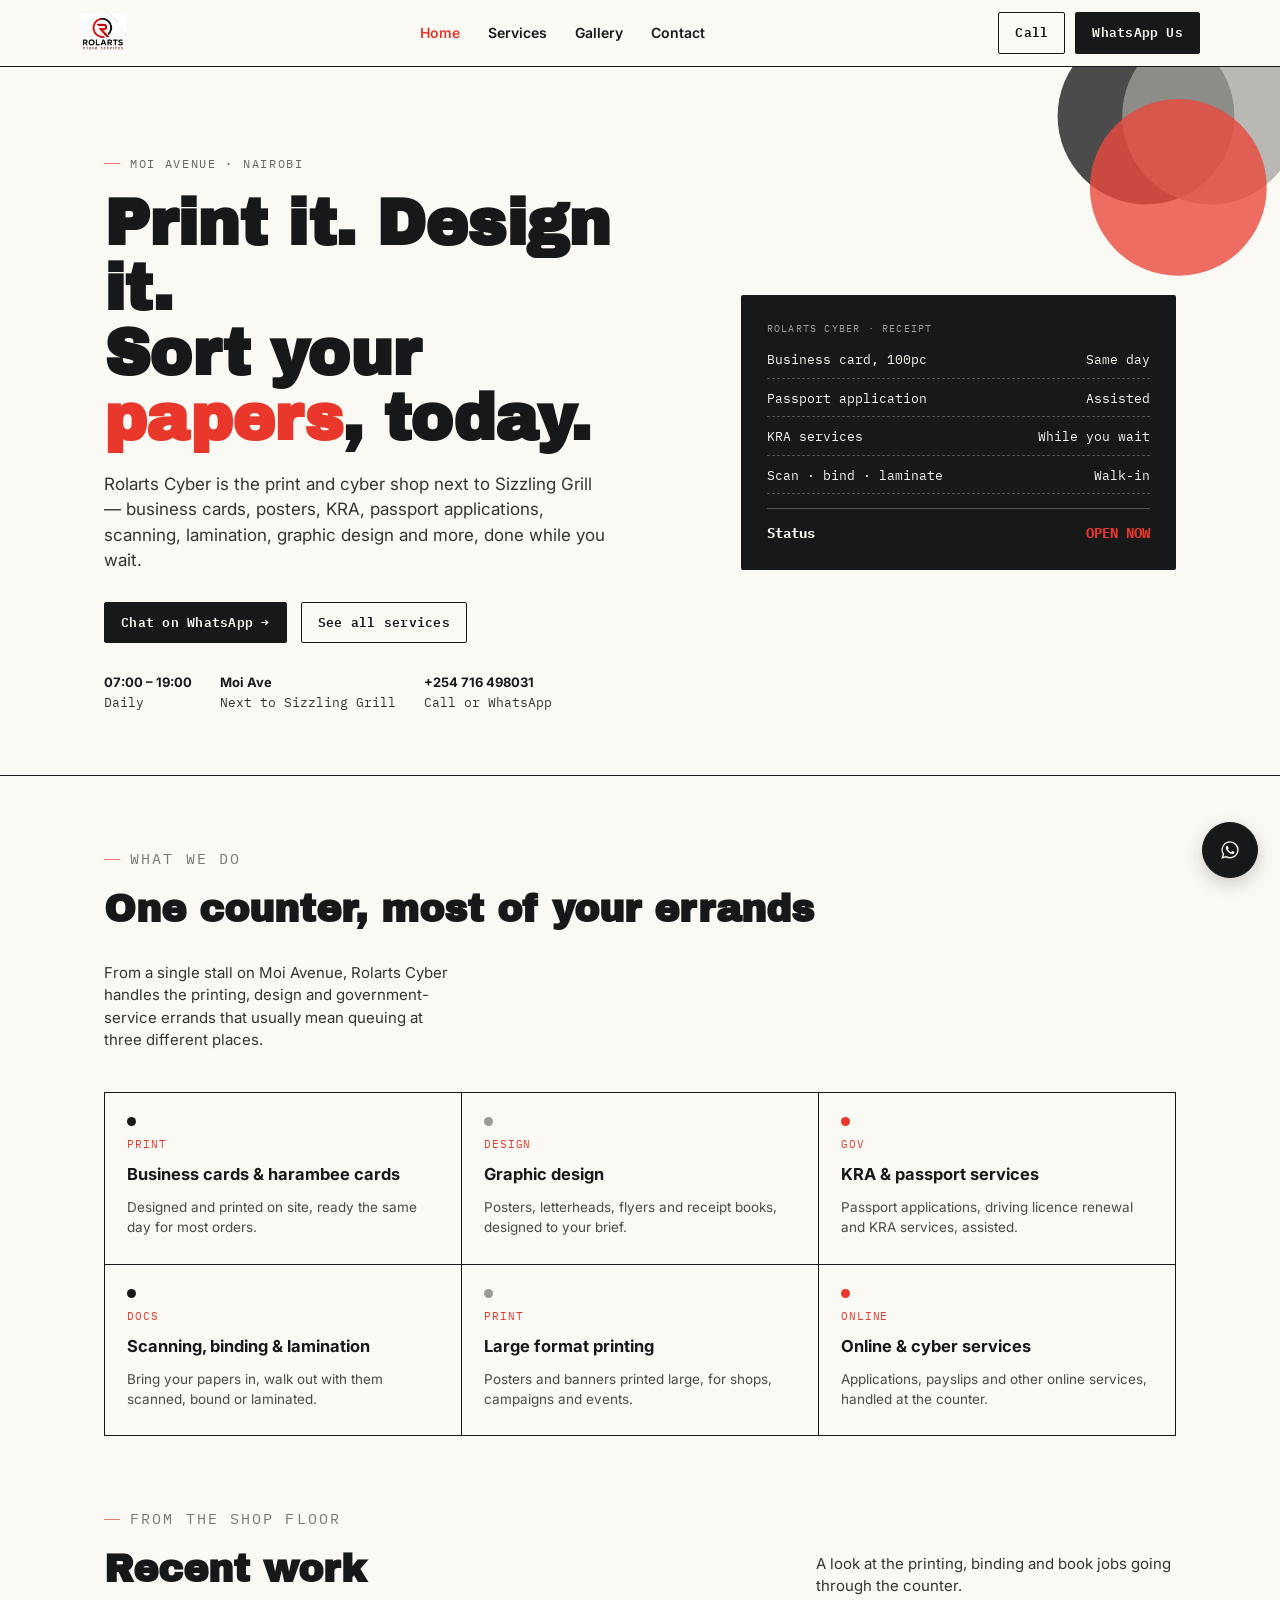
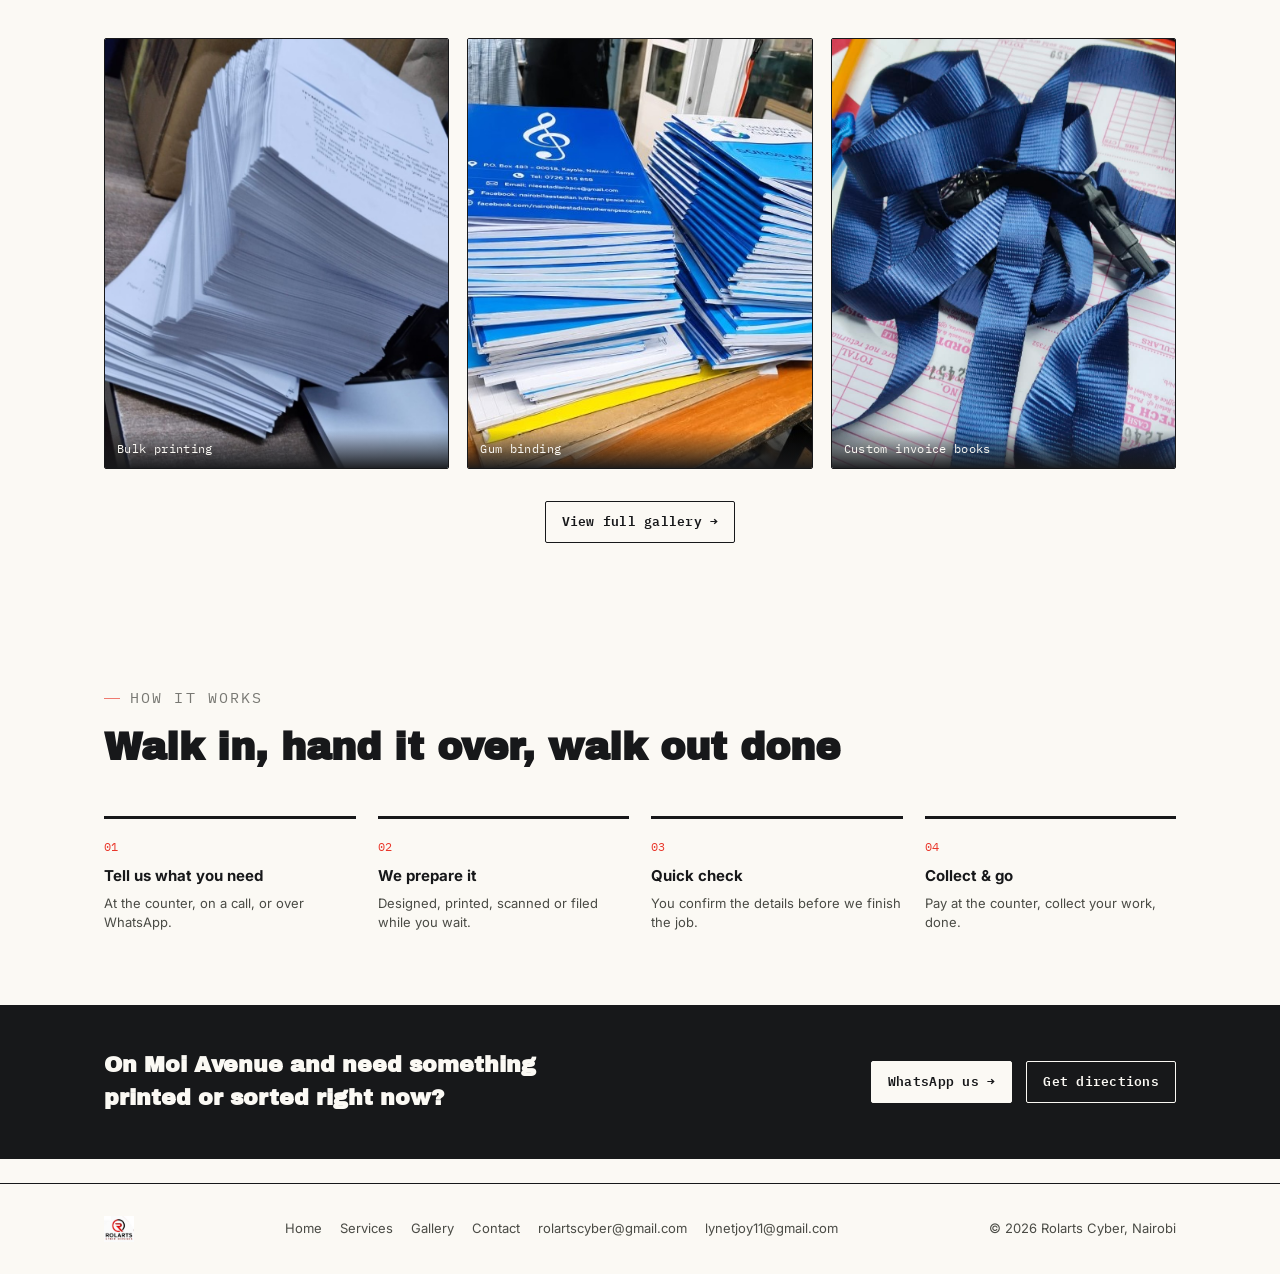
<file: index.html>
<!DOCTYPE html>
<html lang="en">
<head>
<meta charset="UTF-8">
<meta name="viewport" content="width=device-width, initial-scale=1.0">
<title>Rolarts Cyber — Printing, Design &amp; Cyber Services, Moi Avenue Nairobi</title>
<meta name="description" content="Rolarts Cyber on Moi Avenue, Nairobi: business cards, posters, KRA services, scanning, lamination, graphic design and more. Call or WhatsApp +254 716 498031.">
<link rel="icon" href="assets/logo.png">
<link rel="preconnect" href="https://fonts.googleapis.com">
<link href="https://fonts.googleapis.com/css2?family=Archivo+Black&family=IBM+Plex+Mono:wght@400;600&family=Inter:wght@400;500;600;700&display=swap" rel="stylesheet">
<link rel="stylesheet" href="style.css">
</head>
<body>

<header class="site">
  <div class="container nav-row">
    <a href="index.html" class="brand"><img src="assets/logo.png" alt="Rolarts Cyber logo"> </a>
    <nav class="links">
      <a href="index.html" class="active">Home</a>
      <a href="services.html">Services</a>
      <a href="gallery.html">Gallery</a>
      <a href="contact.html">Contact</a>
    </nav>
    <div class="nav-cta">
      <a class="btn btn-outline" href="tel:+254716498031">Call</a>
      <a class="btn btn-primary" href="https://wa.me/254716498031" target="_blank" rel="noopener"><span class="long">WhatsApp</span> Us</a>
    </div>
    <button class="menu-toggle">MENU</button>
  </div>
</header>

<section class="hero">
  <svg class="hero-dots" viewBox="0 0 200 200" aria-hidden="true">
    <circle cx="80" cy="70" r="52" fill="#17181A" opacity="0.85"/>
    <circle cx="118" cy="70" r="52" fill="#9A9B95" opacity="0.75"/>
    <circle cx="99" cy="112" r="52" fill="#E9372B" opacity="0.8"/>
  </svg>
  <div class="container hero-inner">
    <div>
      <p class="eyebrow">Moi Avenue · Nairobi</p>
      <h1>Print it. Design it.<br>Sort your <span class="accent">papers</span>, today.</h1>
      <p class="lede">Rolarts Cyber is the print and cyber shop next to Sizzling Grill — business cards, posters, KRA, passport applications, scanning, lamination, graphic design and more, done while you wait.</p>
      <div class="hero-actions">
        <a class="btn btn-primary" href="https://wa.me/254716498031" target="_blank" rel="noopener">Chat on WhatsApp →</a>
        <a class="btn btn-outline" href="services.html">See all services</a>
      </div>
      <div class="hero-meta">
        <div><strong>07:00 – 19:00</strong>Daily</div>
        <div><strong>Moi Ave</strong>Next to Sizzling Grill</div>
        <div><strong>+254 716 498031</strong>Call or WhatsApp</div>
      </div>
    </div>
    <div class="hero-card reveal">
      <ul>
        <li><span>Business card, 100pc</span><span>Same day</span></li>
        <li><span>Passport application</span><span>Assisted</span></li>
        <li><span>KRA services</span><span>While you wait</span></li>
        <li><span>Scan · bind · laminate</span><span>Walk-in</span></li>
      </ul>
      <div class="total"><span>Status</span><span>OPEN NOW</span></div>
    </div>
  </div>
</section>

<section>
  <div class="container">
    <div class="section-head reveal">
      <div>
        <p class="eyebrow">What we do</p>
        <h2>One counter, most of your errands</h2>
      </div>
      <p>From a single stall on Moi Avenue, Rolarts Cyber handles the printing, design and government-service errands that usually mean queuing at three different places.</p>
    </div>

    <div class="svc-grid reveal">
      <div class="svc-card">
        <span class="svc-dot dot-yellow"></span>
        <span class="svc-tag">PRINT</span>
        <h3>Business cards &amp; harambee cards</h3>
        <p>Designed and printed on site, ready the same day for most orders.</p>
      </div>
      <div class="svc-card">
        <span class="svc-dot dot-teal"></span>
        <span class="svc-tag">DESIGN</span>
        <h3>Graphic design</h3>
        <p>Posters, letterheads, flyers and receipt books, designed to your brief.</p>
      </div>
      <div class="svc-card">
        <span class="svc-dot dot-red"></span>
        <span class="svc-tag">GOV</span>
        <h3>KRA &amp; passport services</h3>
        <p>Passport applications, driving licence renewal and KRA services, assisted.</p>
      </div>
      <div class="svc-card">
        <span class="svc-dot dot-yellow"></span>
        <span class="svc-tag">DOCS</span>
        <h3>Scanning, binding &amp; lamination</h3>
        <p>Bring your papers in, walk out with them scanned, bound or laminated.</p>
      </div>
      <div class="svc-card">
        <span class="svc-dot dot-teal"></span>
        <span class="svc-tag">PRINT</span>
        <h3>Large format printing</h3>
        <p>Posters and banners printed large, for shops, campaigns and events.</p>
      </div>
      <div class="svc-card">
        <span class="svc-dot dot-red"></span>
        <span class="svc-tag">ONLINE</span>
        <h3>Online &amp; cyber services</h3>
        <p>Applications, payslips and other online services, handled at the counter.</p>
      </div>
    </div>
  </div>
</section>

<section style="padding-top:0;">
  <div class="container">
    <div class="section-head reveal">
      <div>
        <p class="eyebrow">From the shop floor</p>
        <h2>Recent work</h2>
      </div>
      <p>A look at the printing, binding and book jobs going through the counter.</p>
    </div>
    <div class="gallery-grid reveal">
      <div class="gallery-item">
        <img src="assets/gallery/bulk-printing.jpg" alt="Stack of bulk printed hymn booklets at Rolarts Cyber">
        <span class="gallery-cap">Bulk printing</span>
      </div>
      <div class="gallery-item">
        <img src="assets/gallery/perfect-gum-binding.jpg" alt="Stack of blue gum bound booklets ready for collection">
        <span class="gallery-cap">Gum binding</span>
      </div>
      <div class="gallery-item">
        <img src="assets/gallery/otas-invoice-book-1.jpg" alt="Custom printed invoice book for a construction company client">
        <span class="gallery-cap">Custom invoice books</span>
      </div>
    </div>
    <div style="text-align:center; margin-top:32px;">
      <a class="btn btn-outline" href="gallery.html">View full gallery →</a>
    </div>
  </div>
</section>

<section>
  <div class="container">
    <div class="section-head reveal">
      <div>
        <p class="eyebrow">How it works</p>
        <h2>Walk in, hand it over, walk out done</h2>
      </div>
    </div>
    <div class="steps reveal">
      <div class="step">
        <span class="num">01</span>
        <h4>Tell us what you need</h4>
        <p>At the counter, on a call, or over WhatsApp.</p>
      </div>
      <div class="step">
        <span class="num">02</span>
        <h4>We prepare it</h4>
        <p>Designed, printed, scanned or filed while you wait.</p>
      </div>
      <div class="step">
        <span class="num">03</span>
        <h4>Quick check</h4>
        <p>You confirm the details before we finish the job.</p>
      </div>
      <div class="step">
        <span class="num">04</span>
        <h4>Collect &amp; go</h4>
        <p>Pay at the counter, collect your work, done.</p>
      </div>
    </div>
  </div>
</section>

<div class="band reveal">
  <div class="container band-row">
    <h3>On Moi Avenue and need something printed or sorted right now?</h3>
    <div class="hero-actions" style="margin:0;">
      <a class="btn btn-primary" href="https://wa.me/254716498031" target="_blank" rel="noopener">WhatsApp us →</a>
      <a class="btn btn-outline" style="border-color:#FBF9F4; color:#FBF9F4;" href="contact.html">Get directions</a>
    </div>
  </div>
</div>

<footer>
  <div class="container footer-row">
    <span class="brand"><img src="assets/logo.png" alt="Rolarts Cyber" style="height:26px;"> </span>
    <div class="footer-links">
      <a href="index.html">Home</a>
      <a href="services.html">Services</a>
      <a href="gallery.html">Gallery</a>
      <a href="contact.html">Contact</a>
      <a href="mailto:rolartscyber@gmail.com">rolartscyber@gmail.com</a>
      <a href="mailto:lynetjoy11@gmail.com">lynetjoy11@gmail.com</a>
    </div>
    <span>&copy; 2026 Rolarts Cyber, Nairobi</span>
  </div>
</footer>

<a class="wa-float" href="https://wa.me/254716498031" target="_blank" rel="noopener" aria-label="Chat on WhatsApp">
  <svg width="26" height="26" viewBox="0 0 24 24" fill="none" xmlns="http://www.w3.org/2000/svg"><path d="M17.6 6.32A7.85 7.85 0 0 0 12.05 4a7.94 7.94 0 0 0-6.87 11.88L4 20l4.24-1.11a7.9 7.9 0 0 0 3.8.97h.003A7.94 7.94 0 0 0 20 12.06a7.86 7.86 0 0 0-2.4-5.74Zm-5.55 12.2a6.6 6.6 0 0 1-3.36-.92l-.24-.14-2.5.66.67-2.44-.16-.25a6.59 6.59 0 0 1 10.31-8.15 6.55 6.55 0 0 1 1.94 4.68 6.61 6.61 0 0 1-6.66 6.56Zm3.6-4.93c-.2-.1-1.17-.58-1.35-.64-.18-.07-.31-.1-.44.1-.13.19-.5.64-.62.78-.11.13-.23.15-.42.05-.2-.1-.83-.31-1.58-.98a5.9 5.9 0 0 1-1.1-1.36c-.11-.2 0-.3.09-.4.09-.1.2-.23.3-.35.1-.11.13-.2.2-.32.06-.13.03-.24-.02-.34-.05-.1-.44-1.06-.6-1.45-.16-.38-.32-.33-.44-.33h-.38c-.13 0-.34.05-.52.24-.18.19-.68.66-.68 1.62 0 .95.7 1.87.8 2 .1.13 1.37 2.1 3.33 2.94.46.2.83.32 1.11.41.47.15.9.13 1.24.08.38-.06 1.17-.48 1.33-.94.17-.46.17-.85.12-.94-.05-.09-.18-.14-.38-.24Z" fill="currentColor"/></svg>
</a>

<script src="script.js"></script>
</body>
</html>
</file>
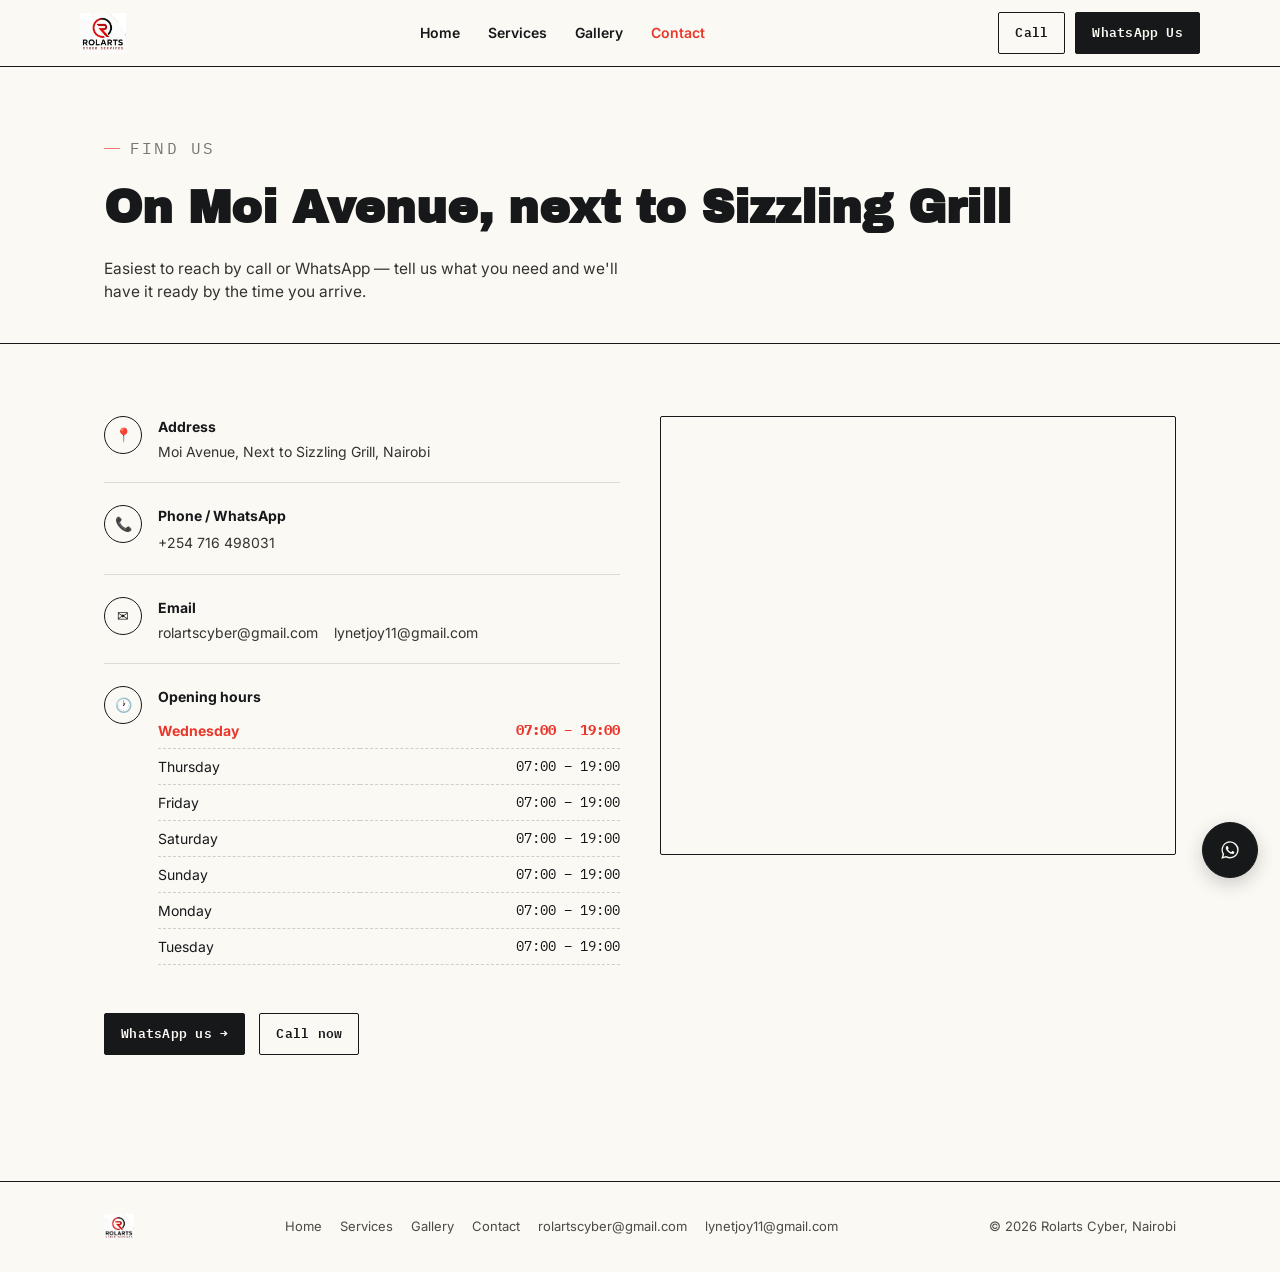
<file: contact.html>
<!DOCTYPE html>
<html lang="en">
<head>
<meta charset="UTF-8">
<meta name="viewport" content="width=device-width, initial-scale=1.0">
<title>Contact — Rolarts Cyber</title>
<meta name="description" content="Visit Rolarts Cyber on Moi Avenue, Nairobi, next to Sizzling Grill. Call or WhatsApp +254 716 498031, or email rolartscyber@gmail.com.">
<link rel="icon" href="assets/logo.png">
<link rel="preconnect" href="https://fonts.googleapis.com">
<link href="https://fonts.googleapis.com/css2?family=Archivo+Black&family=IBM+Plex+Mono:wght@400;600&family=Inter:wght@400;500;600;700&display=swap" rel="stylesheet">
<link rel="stylesheet" href="style.css">
</head>
<body>

<header class="site">
  <div class="container nav-row">
    <a href="index.html" class="brand"><img src="assets/logo.png" alt="Rolarts Cyber logo"> </a>
    <nav class="links">
      <a href="index.html">Home</a>
      <a href="services.html">Services</a>
      <a href="gallery.html">Gallery</a>
      <a href="contact.html" class="active">Contact</a>
    </nav>
    <div class="nav-cta">
      <a class="btn btn-outline" href="tel:+254716498031">Call</a>
      <a class="btn btn-primary" href="https://wa.me/254716498031" target="_blank" rel="noopener"><span class="long">WhatsApp</span> Us</a>
    </div>
    <button class="menu-toggle">MENU</button>
  </div>
</header>

<section class="page-hero">
  <div class="container">
    <p class="eyebrow">Find us</p>
    <h1>On Moi Avenue, next to Sizzling Grill</h1>
    <p>Easiest to reach by call or WhatsApp — tell us what you need and we'll have it ready by the time you arrive.</p>
  </div>
</section>

<section>
  <div class="container contact-grid">
    <div class="reveal">
      <div class="info-list">
        <div class="info-row">
          <span class="ico">📍</span>
          <div>
            <h4>Address</h4>
            <p>Moi Avenue, Next to Sizzling Grill, Nairobi</p>
          </div>
        </div>
        <div class="info-row">
          <span class="ico">📞</span>
          <div>
            <h4>Phone / WhatsApp</h4>
            <a href="tel:+254716498031">+254 716 498031</a>
          </div>
        </div>
        <div class="info-row">
          <span class="ico">✉</span>
          <div>
            <h4>Email</h4>
            <div style="display:flex; gap:16px; flex-wrap:wrap;">
              <a href="mailto:rolartscyber@gmail.com">rolartscyber@gmail.com</a>
              <a href="mailto:lynetjoy11@gmail.com">lynetjoy11@gmail.com</a>
            </div>
          </div>
        </div>
        <div class="info-row" style="border-bottom:none;">
          <span class="ico">🕐</span>
          <div style="width:100%;">
            <h4>Opening hours</h4>
            <table class="hours-table">
              <tr class="today"><td>Wednesday</td><td>07:00 – 19:00</td></tr>
              <tr><td>Thursday</td><td>07:00 – 19:00</td></tr>
              <tr><td>Friday</td><td>07:00 – 19:00</td></tr>
              <tr><td>Saturday</td><td>07:00 – 19:00</td></tr>
              <tr><td>Sunday</td><td>07:00 – 19:00</td></tr>
              <tr><td>Monday</td><td>07:00 – 19:00</td></tr>
              <tr><td>Tuesday</td><td>07:00 – 19:00</td></tr>
            </table>
          </div>
        </div>
      </div>

      <div class="hero-actions" style="margin-top:28px;">
        <a class="btn btn-primary" href="https://wa.me/254716498031" target="_blank" rel="noopener">WhatsApp us →</a>
        <a class="btn btn-outline" href="tel:+254716498031">Call now</a>
      </div>
    </div>

    <div class="map-frame reveal">
      <iframe
        src="https://www.google.com/maps?q=Moi+Avenue+Nairobi&output=embed"
        loading="lazy"
        referrerpolicy="no-referrer-when-downgrade"
        title="Map to Rolarts Cyber on Moi Avenue, Nairobi">
      </iframe>
    </div>
  </div>
</section>

<footer>
  <div class="container footer-row">
    <span class="brand"><img src="assets/logo.png" alt="Rolarts Cyber" style="height:26px;"> </span>
    <div class="footer-links">
      <a href="index.html">Home</a>
      <a href="services.html">Services</a>
      <a href="gallery.html">Gallery</a>
      <a href="contact.html">Contact</a>
      <a href="mailto:rolartscyber@gmail.com">rolartscyber@gmail.com</a>
      <a href="mailto:lynetjoy11@gmail.com">lynetjoy11@gmail.com</a>
    </div>
    <span>&copy; 2026 Rolarts Cyber, Nairobi</span>
  </div>
</footer>

<a class="wa-float" href="https://wa.me/254716498031" target="_blank" rel="noopener" aria-label="Chat on WhatsApp">
  <svg width="26" height="26" viewBox="0 0 24 24" fill="none" xmlns="http://www.w3.org/2000/svg"><path d="M17.6 6.32A7.85 7.85 0 0 0 12.05 4a7.94 7.94 0 0 0-6.87 11.88L4 20l4.24-1.11a7.9 7.9 0 0 0 3.8.97h.003A7.94 7.94 0 0 0 20 12.06a7.86 7.86 0 0 0-2.4-5.74Zm-5.55 12.2a6.6 6.6 0 0 1-3.36-.92l-.24-.14-2.5.66.67-2.44-.16-.25a6.59 6.59 0 0 1 10.31-8.15 6.55 6.55 0 0 1 1.94 4.68 6.61 6.61 0 0 1-6.66 6.56Zm3.6-4.93c-.2-.1-1.17-.58-1.35-.64-.18-.07-.31-.1-.44.1-.13.19-.5.64-.62.78-.11.13-.23.15-.42.05-.2-.1-.83-.31-1.58-.98a5.9 5.9 0 0 1-1.1-1.36c-.11-.2 0-.3.09-.4.09-.1.2-.23.3-.35.1-.11.13-.2.2-.32.06-.13.03-.24-.02-.34-.05-.1-.44-1.06-.6-1.45-.16-.38-.32-.33-.44-.33h-.38c-.13 0-.34.05-.52.24-.18.19-.68.66-.68 1.62 0 .95.7 1.87.8 2 .1.13 1.37 2.1 3.33 2.94.46.2.83.32 1.11.41.47.15.9.13 1.24.08.38-.06 1.17-.48 1.33-.94.17-.46.17-.85.12-.94-.05-.09-.18-.14-.38-.24Z" fill="currentColor"/></svg>
</a>

<script src="script.js"></script>
</body>
</html>
</file>
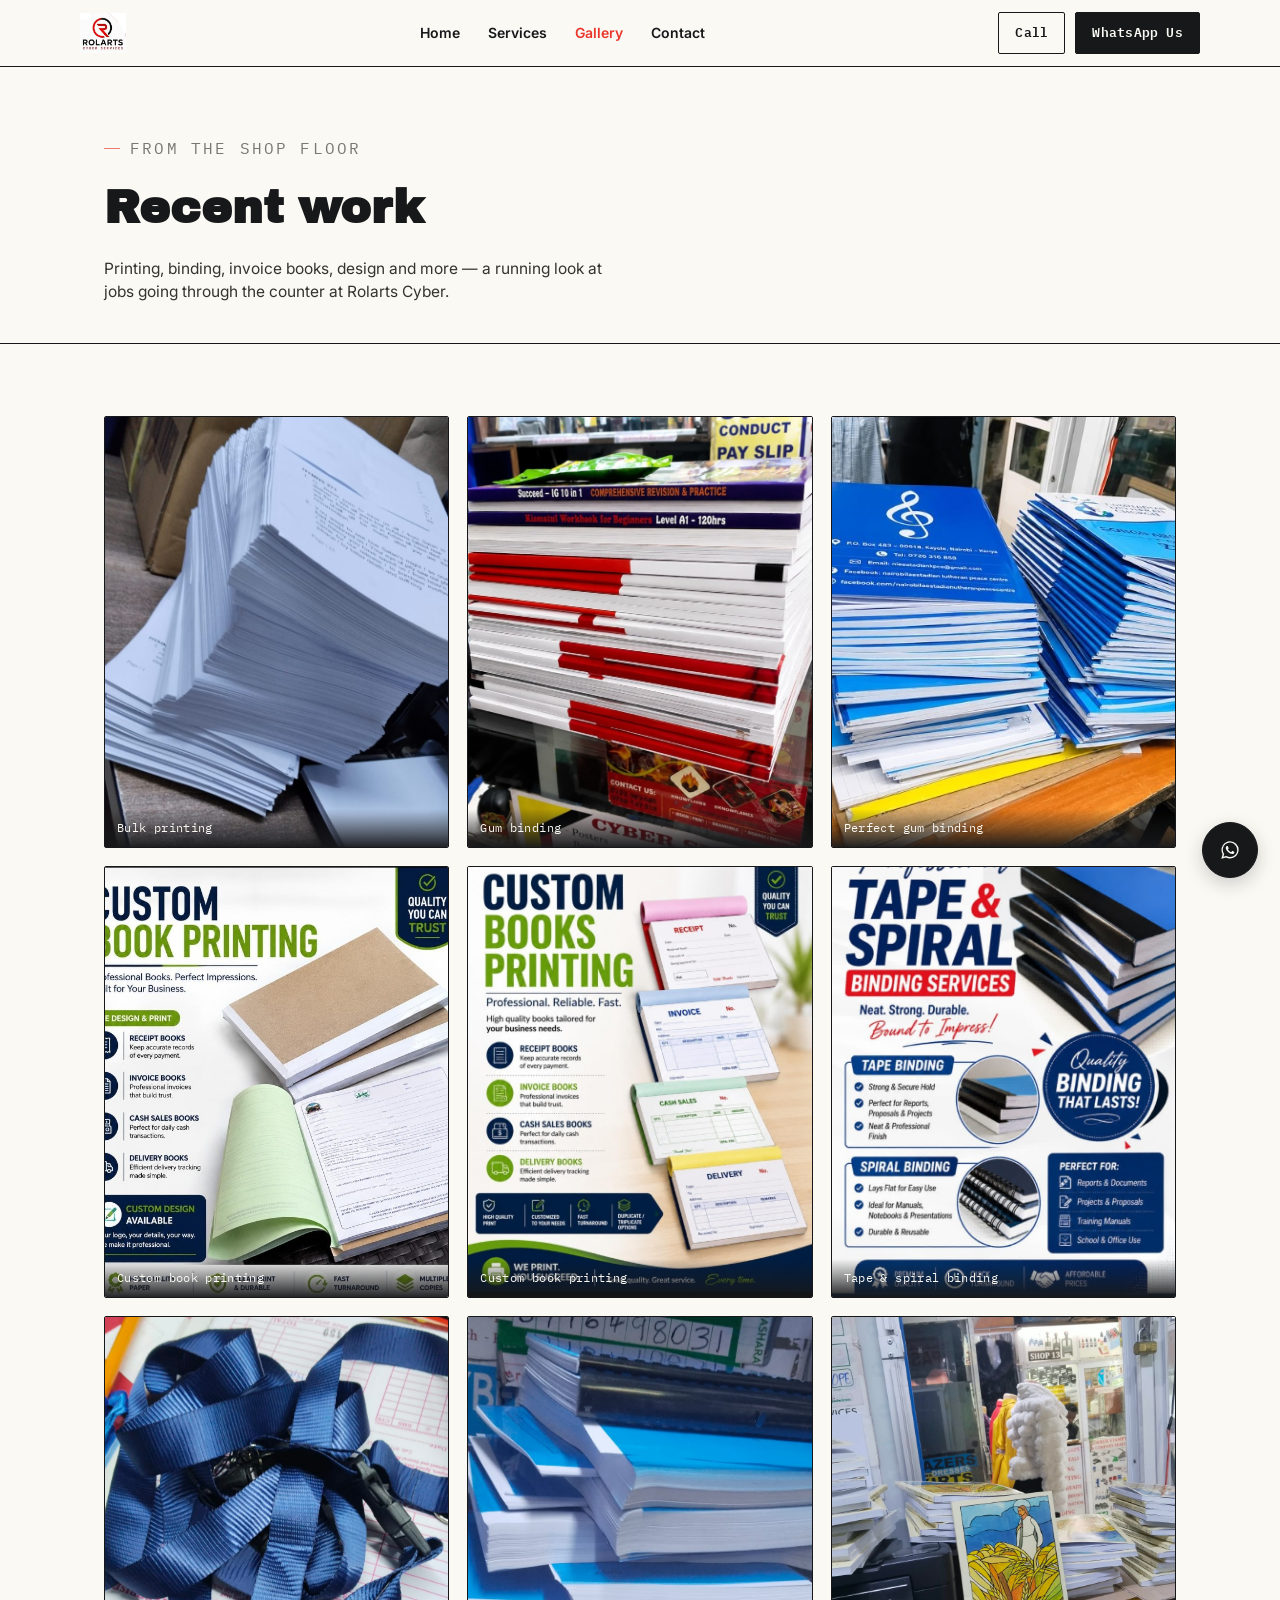
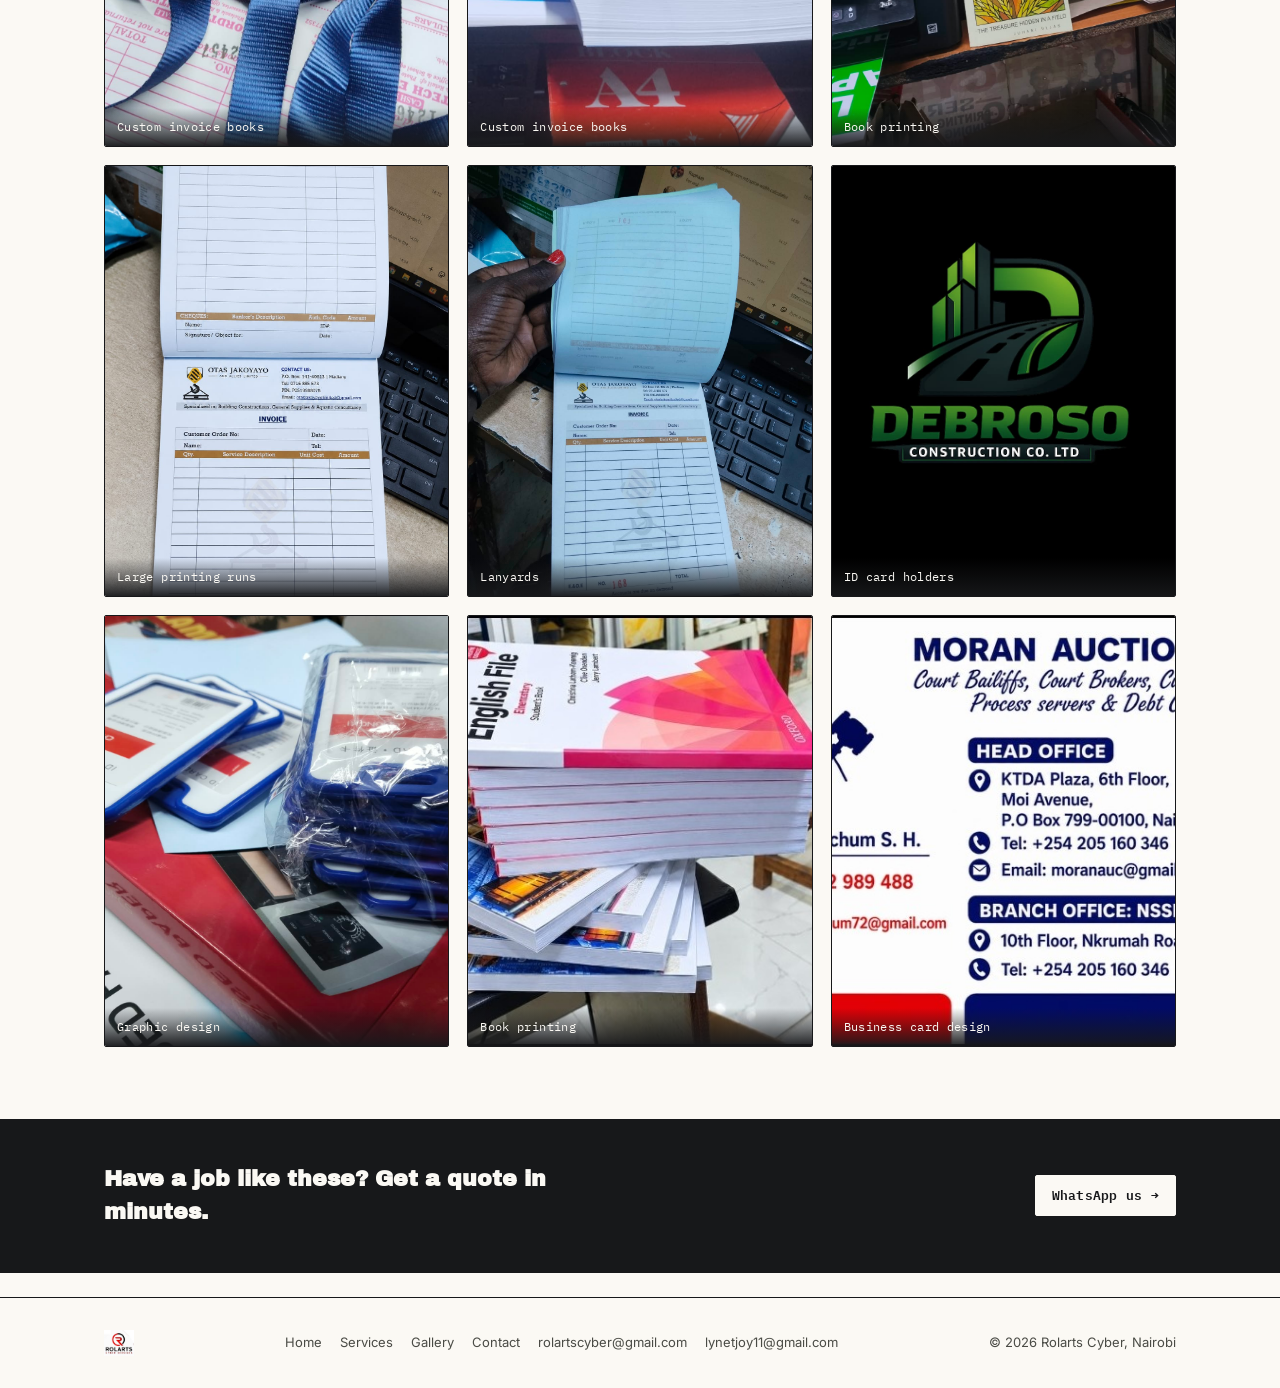
<file: gallery.html>
<!DOCTYPE html>
<html lang="en">
<head>
<meta charset="UTF-8">
<meta name="viewport" content="width=device-width, initial-scale=1.0">
<title>Gallery — Rolarts Cyber</title>
<meta name="description" content="A look at recent printing, binding and design work from Rolarts Cyber on Moi Avenue, Nairobi.">
<link rel="icon" href="assets/logo.png">
<link rel="preconnect" href="https://fonts.googleapis.com">
<link href="https://fonts.googleapis.com/css2?family=Archivo+Black&family=IBM+Plex+Mono:wght@400;600&family=Inter:wght@400;500;600;700&display=swap" rel="stylesheet">
<link rel="stylesheet" href="style.css">
</head>
<body>

<header class="site">
  <div class="container nav-row">
    <a href="index.html" class="brand"><img src="assets/logo.png" alt="Rolarts Cyber logo"> </a>
    <nav class="links">
      <a href="index.html">Home</a>
      <a href="services.html">Services</a>
      <a href="gallery.html" class="active">Gallery</a>
      <a href="contact.html">Contact</a>
    </nav>
    <div class="nav-cta">
      <a class="btn btn-outline" href="tel:+254716498031">Call</a>
      <a class="btn btn-primary" href="https://wa.me/254716498031" target="_blank" rel="noopener"><span class="long">WhatsApp</span> Us</a>
    </div>
    <button class="menu-toggle">MENU</button>
  </div>
</header>

<section class="page-hero">
  <div class="container">
    <p class="eyebrow">From the shop floor</p>
    <h1>Recent work</h1>
    <p>Printing, binding, invoice books, design and more — a running look at jobs going through the counter at Rolarts Cyber.</p>
  </div>
</section>

<section>
  <div class="container">
    <div class="gallery-grid reveal">
      <div class="gallery-item">
        <img src="assets/gallery/bulk-printing.jpg" alt="Stack of bulk printed hymn booklets at Rolarts Cyber">
        <span class="gallery-cap">Bulk printing</span>
      </div>
      <div class="gallery-item">
        <img src="assets/gallery/gum-binding.jpg" alt="Stack of gum bound workbooks and revision guides">
        <span class="gallery-cap">Gum binding</span>
      </div>
      <div class="gallery-item">
        <img src="assets/gallery/perfect-gum-binding.jpg" alt="Stack of blue gum bound booklets ready for collection">
        <span class="gallery-cap">Perfect gum binding</span>
      </div>
      <div class="gallery-item">
        <img src="assets/gallery/custom-book-printing-1.jpg" alt="Custom book printing service, receipt and invoice books">
        <span class="gallery-cap">Custom book printing</span>
      </div>
      <div class="gallery-item">
        <img src="assets/gallery/custom-book-printing-2.jpg" alt="Custom book printing service, cash sales and delivery books">
        <span class="gallery-cap">Custom book printing</span>
      </div>
      <div class="gallery-item">
        <img src="assets/gallery/tape-spiral-binding.jpg" alt="Professional tape and spiral binding services">
        <span class="gallery-cap">Tape &amp; spiral binding</span>
      </div>
      <div class="gallery-item">
        <img src="assets/gallery/otas-invoice-book-1.jpg" alt="Custom printed invoice book for a construction company client">
        <span class="gallery-cap">Custom invoice books</span>
      </div>
      <div class="gallery-item">
        <img src="assets/gallery/otas-invoice-book-2.jpg" alt="Custom printed invoice and cheque book pages">
        <span class="gallery-cap">Custom invoice books</span>
      </div>
      <div class="gallery-item">
        <img src="assets/gallery/treasure-field-books.jpg" alt="Stack of printed and bound softcover books on a shop counter">
        <span class="gallery-cap">Book printing</span>
      </div>
      <div class="gallery-item">
        <img src="assets/gallery/printing-paper-stock.jpg" alt="Stacks of printed booklets and A4 paper ready at the counter">
        <span class="gallery-cap">Large printing runs</span>
      </div>
      <div class="gallery-item">
        <img src="assets/gallery/lanyards.jpg" alt="Blue lanyards with ID card clips">
        <span class="gallery-cap">Lanyards</span>
      </div>
      <div class="gallery-item">
        <img src="assets/gallery/id-card-holders.jpg" alt="ID card holders and badge cases">
        <span class="gallery-cap">ID card holders</span>
      </div>
      <div class="gallery-item">
        <img src="assets/gallery/debroso-logo-design.jpg" alt="Logo design created for a construction company client">
        <span class="gallery-cap">Graphic design</span>
      </div>
      <div class="gallery-item">
        <img src="assets/gallery/english-file-books-printing.jpg" alt="Stack of English File Elementary Student's Books printed and bound for a client">
        <span class="gallery-cap">Book printing</span>
      </div>
      <div class="gallery-item">
        <img src="assets/gallery/moran-auctioneers-business-card.jpg" alt="Business card design for Moran Auctioneers, a court bailiffs and debt collection firm">
        <span class="gallery-cap">Business card design</span>
      </div>
    </div>
  </div>
</section>

<div class="band reveal">
  <div class="container band-row">
    <h3>Have a job like these? Get a quote in minutes.</h3>
    <div class="hero-actions" style="margin:0;">
      <a class="btn btn-primary" href="https://wa.me/254716498031" target="_blank" rel="noopener">WhatsApp us →</a>
    </div>
  </div>
</div>

<footer>
  <div class="container footer-row">
    <span class="brand"><img src="assets/logo.png" alt="Rolarts Cyber" style="height:26px;"> </span>
    <div class="footer-links">
      <a href="index.html">Home</a>
      <a href="services.html">Services</a>
      <a href="gallery.html">Gallery</a>
      <a href="contact.html">Contact</a>
      <a href="mailto:rolartscyber@gmail.com">rolartscyber@gmail.com</a>
      <a href="mailto:lynetjoy11@gmail.com">lynetjoy11@gmail.com</a>
    </div>
    <span>&copy; 2026 Rolarts Cyber, Nairobi</span>
  </div>
</footer>

<a class="wa-float" href="https://wa.me/254716498031" target="_blank" rel="noopener" aria-label="Chat on WhatsApp">
  <svg width="26" height="26" viewBox="0 0 24 24" fill="none" xmlns="http://www.w3.org/2000/svg"><path d="M17.6 6.32A7.85 7.85 0 0 0 12.05 4a7.94 7.94 0 0 0-6.87 11.88L4 20l4.24-1.11a7.9 7.9 0 0 0 3.8.97h.003A7.94 7.94 0 0 0 20 12.06a7.86 7.86 0 0 0-2.4-5.74Zm-5.55 12.2a6.6 6.6 0 0 1-3.36-.92l-.24-.14-2.5.66.67-2.44-.16-.25a6.59 6.59 0 0 1 10.31-8.15 6.55 6.55 0 0 1 1.94 4.68 6.61 6.61 0 0 1-6.66 6.56Zm3.6-4.93c-.2-.1-1.17-.58-1.35-.64-.18-.07-.31-.1-.44.1-.13.19-.5.64-.62.78-.11.13-.23.15-.42.05-.2-.1-.83-.31-1.58-.98a5.9 5.9 0 0 1-1.1-1.36c-.11-.2 0-.3.09-.4.09-.1.2-.23.3-.35.1-.11.13-.2.2-.32.06-.13.03-.24-.02-.34-.05-.1-.44-1.06-.6-1.45-.16-.38-.32-.33-.44-.33h-.38c-.13 0-.34.05-.52.24-.18.19-.68.66-.68 1.62 0 .95.7 1.87.8 2 .1.13 1.37 2.1 3.33 2.94.46.2.83.32 1.11.41.47.15.9.13 1.24.08.38-.06 1.17-.48 1.33-.94.17-.46.17-.85.12-.94-.05-.09-.18-.14-.38-.24Z" fill="currentColor"/></svg>
</a>

<script src="script.js"></script>
</body>
</html>
</file>
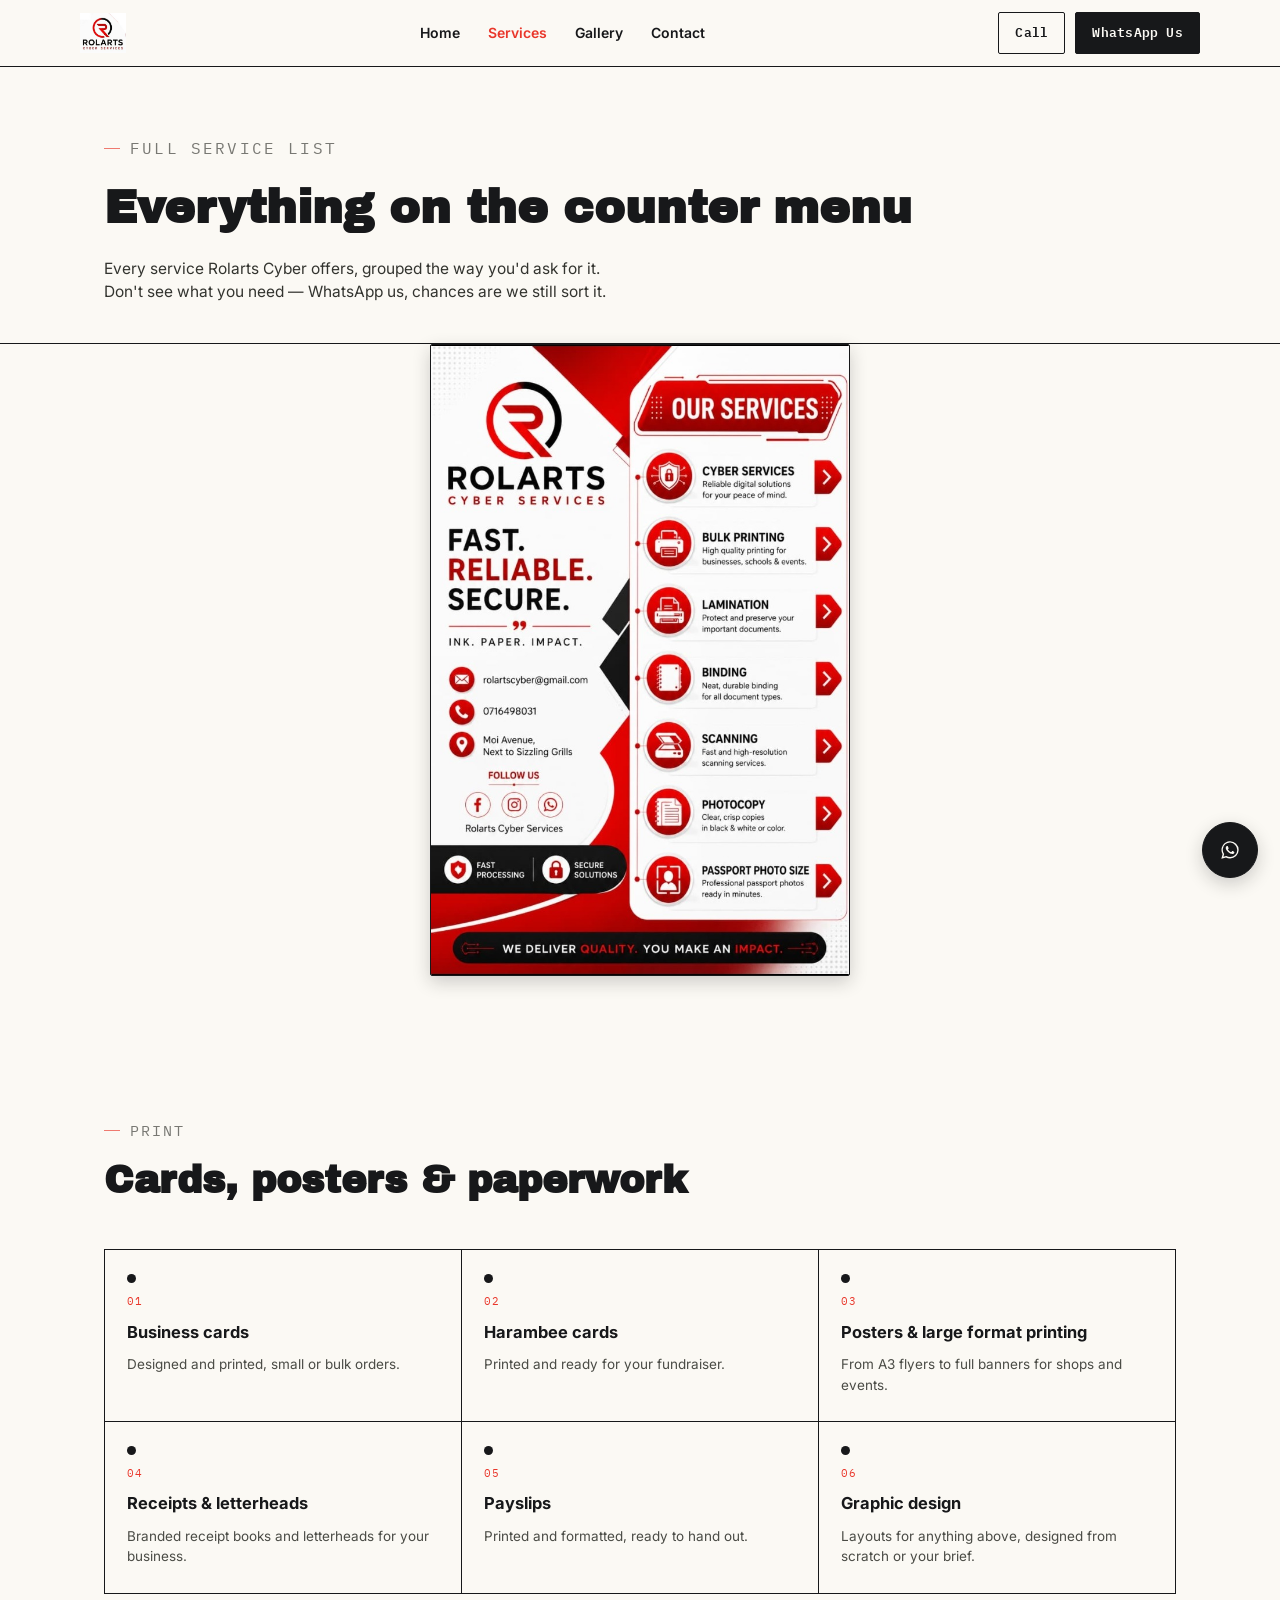
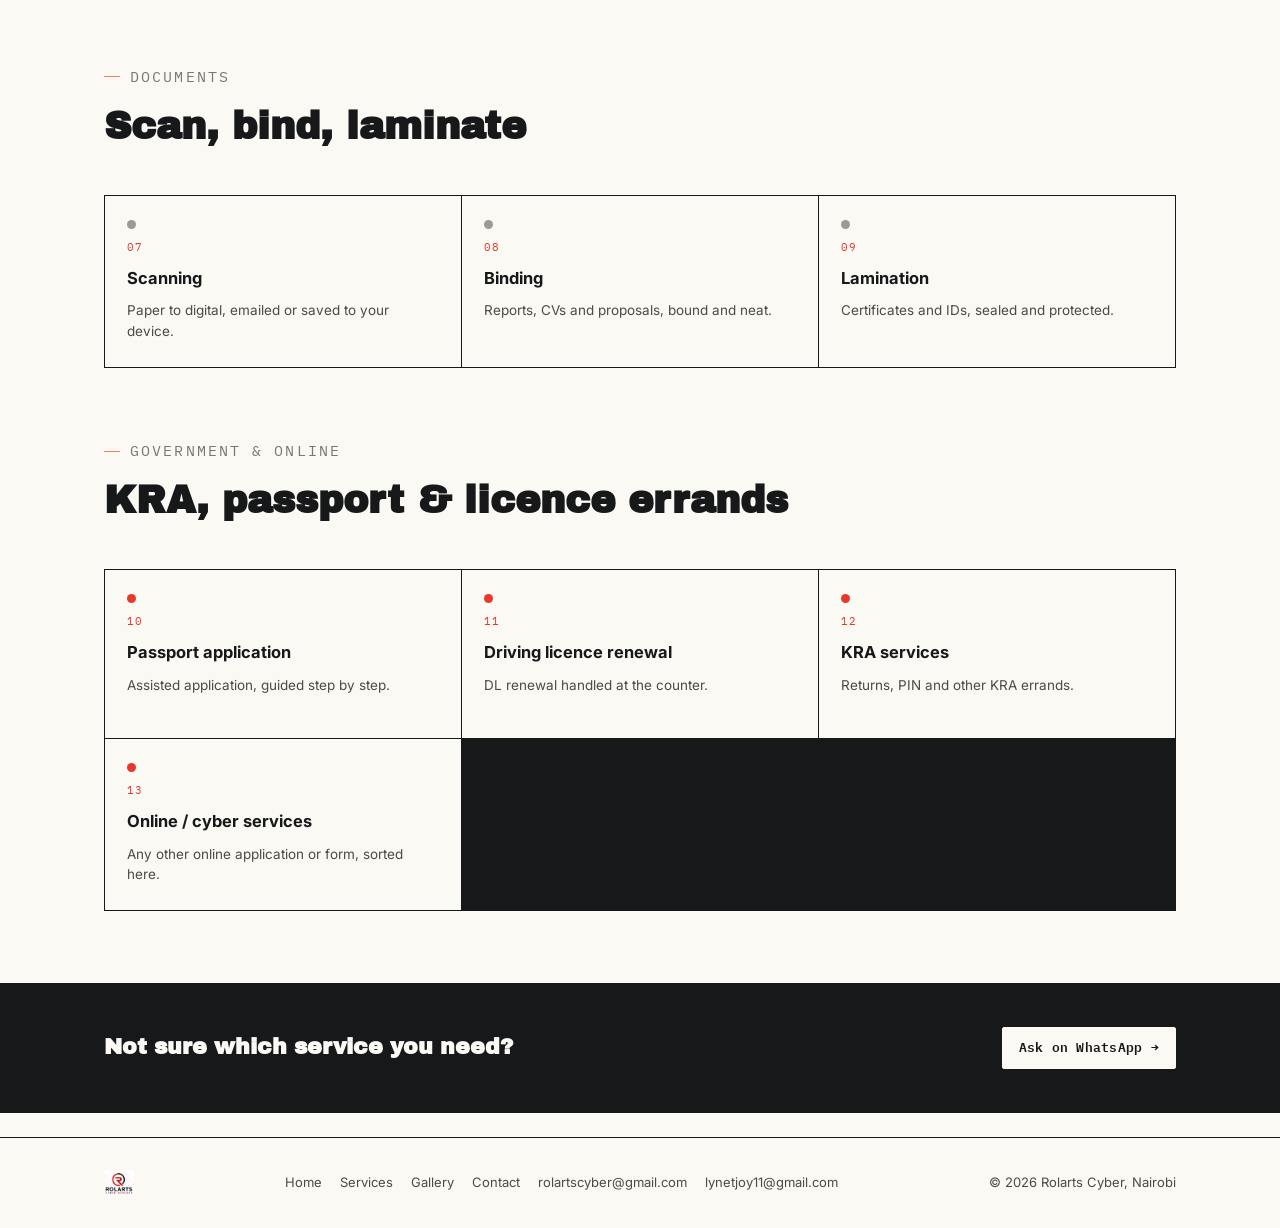
<file: services.html>
<!DOCTYPE html>
<html lang="en">
<head>
<meta charset="UTF-8">
<meta name="viewport" content="width=device-width, initial-scale=1.0">
<title>Services — Rolarts Cyber</title>
<meta name="description" content="Full list of Rolarts Cyber services: business cards, posters, letterheads, KRA, passport applications, scanning, binding, lamination, large format printing and graphic design.">
<link rel="icon" href="assets/logo.png">
<link rel="preconnect" href="https://fonts.googleapis.com">
<link href="https://fonts.googleapis.com/css2?family=Archivo+Black&family=IBM+Plex+Mono:wght@400;600&family=Inter:wght@400;500;600;700&display=swap" rel="stylesheet">
<link rel="stylesheet" href="style.css">
</head>
<body>

<header class="site">
  <div class="container nav-row">
    <a href="index.html" class="brand"><img src="assets/logo.png" alt="Rolarts Cyber logo"> </a>
    <nav class="links">
      <a href="index.html">Home</a>
      <a href="services.html" class="active">Services</a>
      <a href="gallery.html">Gallery</a>
      <a href="contact.html">Contact</a>
    </nav>
    <div class="nav-cta">
      <a class="btn btn-outline" href="tel:+254716498031">Call</a>
      <a class="btn btn-primary" href="https://wa.me/254716498031" target="_blank" rel="noopener"><span class="long">WhatsApp</span> Us</a>
    </div>
    <button class="menu-toggle">MENU</button>
  </div>
</header>

<section class="page-hero">
  <div class="container">
    <p class="eyebrow">Full service list</p>
    <h1>Everything on the counter menu</h1>
    <p>Every service Rolarts Cyber offers, grouped the way you'd ask for it. Don't see what you need — WhatsApp us, chances are we still sort it.</p>
  </div>
</section>

<section style="padding-top:0;">
  <div class="container">
    <a class="svc-flyer reveal" href="assets/services-flyer.jpg" target="_blank" rel="noopener" aria-label="Open the full Rolarts Cyber services flyer image">
      <img src="assets/services-flyer.jpg" alt="Rolarts Cyber Services overview: cyber services, bulk printing, lamination, binding, scanning, photocopy and passport photo size">
    </a>
  </div>
</section>

<section>
  <div class="container">
    <div class="section-head reveal">
      <div>
        <p class="eyebrow">Print</p>
        <h2>Cards, posters &amp; paperwork</h2>
      </div>
    </div>
    <div class="svc-grid reveal">
      <div class="svc-card">
        <span class="svc-dot dot-yellow"></span>
        <span class="svc-tag">01</span>
        <h3>Business cards</h3>
        <p>Designed and printed, small or bulk orders.</p>
      </div>
      <div class="svc-card">
        <span class="svc-dot dot-yellow"></span>
        <span class="svc-tag">02</span>
        <h3>Harambee cards</h3>
        <p>Printed and ready for your fundraiser.</p>
      </div>
      <div class="svc-card">
        <span class="svc-dot dot-yellow"></span>
        <span class="svc-tag">03</span>
        <h3>Posters &amp; large format printing</h3>
        <p>From A3 flyers to full banners for shops and events.</p>
      </div>
      <div class="svc-card">
        <span class="svc-dot dot-yellow"></span>
        <span class="svc-tag">04</span>
        <h3>Receipts &amp; letterheads</h3>
        <p>Branded receipt books and letterheads for your business.</p>
      </div>
      <div class="svc-card">
        <span class="svc-dot dot-yellow"></span>
        <span class="svc-tag">05</span>
        <h3>Payslips</h3>
        <p>Printed and formatted, ready to hand out.</p>
      </div>
      <div class="svc-card">
        <span class="svc-dot dot-yellow"></span>
        <span class="svc-tag">06</span>
        <h3>Graphic design</h3>
        <p>Layouts for anything above, designed from scratch or your brief.</p>
      </div>
    </div>
  </div>
</section>

<section style="padding-top:0;">
  <div class="container">
    <div class="section-head reveal">
      <div>
        <p class="eyebrow">Documents</p>
        <h2>Scan, bind, laminate</h2>
      </div>
    </div>
    <div class="svc-grid reveal">
      <div class="svc-card">
        <span class="svc-dot dot-teal"></span>
        <span class="svc-tag">07</span>
        <h3>Scanning</h3>
        <p>Paper to digital, emailed or saved to your device.</p>
      </div>
      <div class="svc-card">
        <span class="svc-dot dot-teal"></span>
        <span class="svc-tag">08</span>
        <h3>Binding</h3>
        <p>Reports, CVs and proposals, bound and neat.</p>
      </div>
      <div class="svc-card">
        <span class="svc-dot dot-teal"></span>
        <span class="svc-tag">09</span>
        <h3>Lamination</h3>
        <p>Certificates and IDs, sealed and protected.</p>
      </div>
    </div>
  </div>
</section>

<section style="padding-top:0;">
  <div class="container">
    <div class="section-head reveal">
      <div>
        <p class="eyebrow">Government &amp; online</p>
        <h2>KRA, passport &amp; licence errands</h2>
      </div>
    </div>
    <div class="svc-grid reveal">
      <div class="svc-card">
        <span class="svc-dot dot-red"></span>
        <span class="svc-tag">10</span>
        <h3>Passport application</h3>
        <p>Assisted application, guided step by step.</p>
      </div>
      <div class="svc-card">
        <span class="svc-dot dot-red"></span>
        <span class="svc-tag">11</span>
        <h3>Driving licence renewal</h3>
        <p>DL renewal handled at the counter.</p>
      </div>
      <div class="svc-card">
        <span class="svc-dot dot-red"></span>
        <span class="svc-tag">12</span>
        <h3>KRA services</h3>
        <p>Returns, PIN and other KRA errands.</p>
      </div>
      <div class="svc-card">
        <span class="svc-dot dot-red"></span>
        <span class="svc-tag">13</span>
        <h3>Online / cyber services</h3>
        <p>Any other online application or form, sorted here.</p>
      </div>
    </div>
  </div>
</section>

<div class="band reveal">
  <div class="container band-row">
    <h3>Not sure which service you need?</h3>
    <div class="hero-actions" style="margin:0;">
      <a class="btn btn-primary" href="https://wa.me/254716498031" target="_blank" rel="noopener">Ask on WhatsApp →</a>
    </div>
  </div>
</div>

<footer>
  <div class="container footer-row">
    <span class="brand"><img src="assets/logo.png" alt="Rolarts Cyber" style="height:26px;"> </span>
    <div class="footer-links">
      <a href="index.html">Home</a>
      <a href="services.html">Services</a>
      <a href="gallery.html">Gallery</a>
      <a href="contact.html">Contact</a>
      <a href="mailto:rolartscyber@gmail.com">rolartscyber@gmail.com</a>
      <a href="mailto:lynetjoy11@gmail.com">lynetjoy11@gmail.com</a>
    </div>
    <span>&copy; 2026 Rolarts Cyber, Nairobi</span>
  </div>
</footer>

<a class="wa-float" href="https://wa.me/254716498031" target="_blank" rel="noopener" aria-label="Chat on WhatsApp">
  <svg width="26" height="26" viewBox="0 0 24 24" fill="none" xmlns="http://www.w3.org/2000/svg"><path d="M17.6 6.32A7.85 7.85 0 0 0 12.05 4a7.94 7.94 0 0 0-6.87 11.88L4 20l4.24-1.11a7.9 7.9 0 0 0 3.8.97h.003A7.94 7.94 0 0 0 20 12.06a7.86 7.86 0 0 0-2.4-5.74Zm-5.55 12.2a6.6 6.6 0 0 1-3.36-.92l-.24-.14-2.5.66.67-2.44-.16-.25a6.59 6.59 0 0 1 10.31-8.15 6.55 6.55 0 0 1 1.94 4.68 6.61 6.61 0 0 1-6.66 6.56Zm3.6-4.93c-.2-.1-1.17-.58-1.35-.64-.18-.07-.31-.1-.44.1-.13.19-.5.64-.62.78-.11.13-.23.15-.42.05-.2-.1-.83-.31-1.58-.98a5.9 5.9 0 0 1-1.1-1.36c-.11-.2 0-.3.09-.4.09-.1.2-.23.3-.35.1-.11.13-.2.2-.32.06-.13.03-.24-.02-.34-.05-.1-.44-1.06-.6-1.45-.16-.38-.32-.33-.44-.33h-.38c-.13 0-.34.05-.52.24-.18.19-.68.66-.68 1.62 0 .95.7 1.87.8 2 .1.13 1.37 2.1 3.33 2.94.46.2.83.32 1.11.41.47.15.9.13 1.24.08.38-.06 1.17-.48 1.33-.94.17-.46.17-.85.12-.94-.05-.09-.18-.14-.38-.24Z" fill="currentColor"/></svg>
</a>

<script src="script.js"></script>
</body>
</html>
</file>
<file: style.css>
/* ============================================
   ROLARTS CYBER — design tokens
   Palette pulled straight from the client's own
   logo mark: red, black and white. --yellow and
   --teal are kept as variable names for the
   service-group dots but now hold neutral black/
   grey tones instead of colour, so red stays the
   one accent colour across the whole site.
   Type: a blocky grotesk for headings (echoes the
   wordmark), a plain body face, and a monospace
   "receipt printer" face for tags/labels — this is
   a print shop, the till-roll texture is the brief.
   ============================================ */

:root{
  --yellow: #17181A;
  --teal:   #9A9B95;
  --red:    #E9372B;
  --ink:    #17181A;
  --paper:  #FBF9F4;
  --paper-2:#F1EEE4;
  --line:   #23242699;

  --display: 'Archivo Black', 'Arial Black', sans-serif;
  --body:    'Inter', -apple-system, BlinkMacSystemFont, 'Segoe UI', sans-serif;
  --mono:    'IBM Plex Mono', 'Courier New', monospace;

  --radius: 2px;
}

*{box-sizing:border-box; margin:0; padding:0;}

html{scroll-behavior:smooth;}

body{
  font-family: var(--body);
  background: var(--paper);
  color: var(--ink);
  line-height: 1.5;
  -webkit-font-smoothing: antialiased;
}

img{max-width:100%; display:block;}
a{color:inherit; text-decoration:none;}
ul{list-style:none;}

.container{
  width:100%;
  max-width: 1120px;
  margin: 0 auto;
  padding: 0 24px;
}

/* ---------- ticket / perforation motif ---------- */
.ticket-edge{
  position:relative;
}
.ticket-edge::after{
  content:"";
  position:absolute;
  left:0; right:0; bottom:-1px;
  height:14px;
  background-image: radial-gradient(circle, var(--paper) 6px, transparent 6.5px);
  background-size: 24px 24px;
  background-position: -4px -8px;
  background-repeat: repeat-x;
}

.eyebrow{
  font-family: var(--mono);
  font-size: 12px;
  letter-spacing: 0.14em;
  text-transform: uppercase;
  color: var(--ink);
  opacity:0.65;
  display:flex;
  align-items:center;
  gap:10px;
}
.eyebrow::before{
  content:"";
  width:16px; height:1px;
  background: var(--red);
  display:inline-block;
}

/* ---------- header / nav ---------- */
header.site{
  position: sticky;
  top:0;
  z-index: 50;
  background: var(--paper);
  border-bottom: 1px solid var(--ink);
}
.nav-row{
  display:flex;
  align-items:center;
  justify-content:space-between;
  padding: 12px 0;
  gap: 16px;
}
.brand{
  display:flex;
  align-items:center;
  gap:10px;
  font-family: var(--display);
  font-size: 16px;
  letter-spacing: 0.02em;
}
.brand img{ height:40px; width:auto; }

nav.links{
  display:flex;
  gap: 28px;
  font-size: 14px;
  font-weight:600;
}
nav.links a{
  position:relative;
  padding: 4px 0;
}
nav.links a.active{ color: var(--red); }
nav.links a:hover{ color: var(--red); }

.nav-cta{
  display:flex;
  gap:10px;
}
.btn{
  display:inline-flex;
  align-items:center;
  gap:8px;
  font-family: var(--mono);
  font-size: 13px;
  font-weight:600;
  letter-spacing: 0.02em;
  padding: 10px 16px;
  border: 1.5px solid var(--ink);
  border-radius: var(--radius);
  white-space:nowrap;
  transition: transform .15s ease, background .15s ease, color .15s ease;
}
.btn:hover{ transform: translateY(-2px); }
.btn-primary{
  background: var(--ink);
  color: var(--paper);
  border-color: var(--ink);
}
.btn-primary:hover{ background: var(--red); border-color: var(--red); }
.btn-outline{
  background: transparent;
  color: var(--ink);
}
.btn-outline:hover{ background: var(--red); color: var(--paper); border-color: var(--red); }

.menu-toggle{
  display:none;
  font-family: var(--mono);
  font-size: 13px;
  border: 1.5px solid var(--ink);
  padding: 8px 12px;
  background:none;
  cursor:pointer;
}

/* ---------- hero ---------- */
.hero{
  position:relative;
  padding: 88px 0 64px;
  overflow:hidden;
  border-bottom: 1px solid var(--ink);
}
.hero-dots{
  position:absolute;
  top:-70px; right:-70px;
  width:340px; height:340px;
  z-index:0;
  opacity:0.9;
}
.hero-inner{
  position:relative;
  z-index:1;
  display:grid;
  grid-template-columns: 1.15fr 0.85fr;
  gap: 48px;
  align-items:center;
}
.hero h1{
  font-family: var(--display);
  font-size: clamp(38px, 5.6vw, 64px);
  line-height: 1.02;
  letter-spacing: -0.01em;
  margin: 18px 0 20px;
}
.hero h1 .accent{ color: var(--red); }
.hero p.lede{
  font-size: 17px;
  max-width: 46ch;
  color: #33342f;
  margin-bottom: 28px;
}
.hero-actions{
  display:flex;
  gap:14px;
  flex-wrap:wrap;
  margin-bottom: 30px;
}
.hero-meta{
  display:flex;
  gap: 28px;
  font-family: var(--mono);
  font-size: 12.5px;
  color: #33342f;
  flex-wrap:wrap;
}
.hero-meta strong{
  display:block;
  font-family: var(--body);
  font-weight:700;
  color: var(--ink);
  font-size: 13px;
}

.hero-card{
  background: var(--ink);
  color: var(--paper);
  border-radius: var(--radius);
  padding: 26px;
  font-family: var(--mono);
  position:relative;
}
.hero-card::before{
  content:"ROLARTS CYBER · RECEIPT";
  display:block;
  font-size:10px;
  letter-spacing:0.12em;
  opacity:0.6;
  margin-bottom: 14px;
}
.hero-card ul{ display:flex; flex-direction:column; gap:10px; font-size:13px; }
.hero-card li{
  display:flex;
  justify-content:space-between;
  border-bottom: 1px dashed #ffffff40;
  padding-bottom:8px;
}
.hero-card .total{
  margin-top: 14px;
  padding-top: 14px;
  border-top: 1px solid #ffffff40;
  display:flex;
  justify-content:space-between;
  font-size:14px;
  font-weight:700;
}
.hero-card .total span:last-child{ color: var(--red); }

/* ---------- section shell ---------- */
section{ padding: 72px 0; }
.section-head{
  display:flex;
  align-items:flex-end;
  justify-content:space-between;
  gap: 24px;
  margin-bottom: 40px;
  flex-wrap:wrap;
}
.section-head h2{
  font-family: var(--display);
  font-size: clamp(26px, 3.4vw, 38px);
  margin-top: 10px;
}
.section-head p{
  max-width: 40ch;
  color: #33342f;
  font-size: 15px;
}

/* ---------- service grid ---------- */
.svc-grid{
  display:grid;
  grid-template-columns: repeat(3, 1fr);
  gap: 1px;
  background: var(--ink);
  border: 1px solid var(--ink);
}
.svc-card{
  background: var(--paper);
  padding: 24px 22px 26px;
  min-height: 168px;
  display:flex;
  flex-direction:column;
  gap:10px;
  transition: background .15s ease;
}
.svc-card:hover{ background: var(--paper-2); }
.svc-tag{
  font-family: var(--mono);
  font-size: 11px;
  letter-spacing:0.08em;
  color: var(--red);
}
.svc-card h3{
  font-family: var(--body);
  font-weight:700;
  font-size: 16.5px;
}
.svc-card p{
  font-size: 13.5px;
  color: #4a4b45;
  flex:1;
}
.svc-dot{
  width:9px; height:9px; border-radius:50%;
}
.dot-yellow{ background: var(--yellow); }
.dot-teal{ background: var(--teal); }
.dot-red{ background: var(--red); }

/* ---------- services flyer ---------- */
.svc-flyer{
  display:block;
  max-width: 420px;
  margin: 0 auto;
  border: 1.5px solid var(--ink);
  border-radius: var(--radius);
  overflow: hidden;
  box-shadow: 0 6px 18px #17181a33;
}
.svc-flyer img{
  width:100%;
  height:auto;
  display:block;
  transition: transform .35s ease;
}
.svc-flyer:hover img{ transform: scale(1.03); }

/* ---------- gallery ---------- */
.gallery-grid{
  display:grid;
  grid-template-columns: repeat(3, 1fr);
  gap: 18px;
}
.gallery-item{
  position:relative;
  border: 1.5px solid var(--ink);
  border-radius: var(--radius);
  overflow:hidden;
  background: var(--ink);
  aspect-ratio: 4/5;
}
.gallery-item img{
  width:100%; height:100%;
  object-fit: cover;
  display:block;
  transition: transform .35s ease;
}
.gallery-item:hover img{ transform: scale(1.06); }
.gallery-cap{
  position:absolute;
  left:0; right:0; bottom:0;
  padding: 10px 12px;
  background: linear-gradient(0deg, #17181af0, #17181a00);
  color: var(--paper);
  font-family: var(--mono);
  font-size: 12px;
  letter-spacing: 0.03em;
}
@media (max-width: 880px){
  .gallery-grid{ grid-template-columns: repeat(2, 1fr); }
}
@media (max-width: 640px){
  .gallery-grid{ grid-template-columns: 1fr 1fr; gap: 10px; }
}

/* ---------- band / strip ---------- */
.band{
  background: var(--ink);
  color: var(--paper);
  padding: 44px 0;
}
.band-row{
  display:flex;
  align-items:center;
  justify-content:space-between;
  gap:24px;
  flex-wrap:wrap;
}
.band h3{
  font-family: var(--display);
  font-size: 22px;
  max-width: 30ch;
}
.band .btn-primary{ background: var(--paper); color: var(--ink); border-color: var(--paper); }
.band .btn-primary:hover{ background: var(--red); color: var(--paper); border-color: var(--red); }

/* ---------- steps (process) ---------- */
.steps{
  display:grid;
  grid-template-columns: repeat(4, 1fr);
  gap: 22px;
}
.step{
  border-top: 3px solid var(--ink);
  padding-top: 14px;
}
.step .num{
  font-family: var(--mono);
  font-size: 12px;
  color: var(--red);
}
.step h4{
  font-family: var(--body);
  font-weight:700;
  margin: 8px 0 6px;
  font-size:15px;
}
.step p{ font-size: 13px; color:#4a4b45; }

/* ---------- map / contact block ---------- */
.contact-grid{
  display:grid;
  grid-template-columns: 1fr 1fr;
  gap: 40px;
  align-items:start;
}
.info-list{ display:flex; flex-direction:column; gap:22px; }
.info-row{
  display:flex;
  gap:16px;
  align-items:flex-start;
  border-bottom: 1px solid #23242622;
  padding-bottom: 20px;
}
.info-row .ico{
  width: 38px; height:38px;
  border: 1.5px solid var(--ink);
  border-radius:50%;
  display:flex; align-items:center; justify-content:center;
  font-family:var(--mono);
  font-size:14px;
  flex-shrink:0;
}
.info-row h4{ font-size:14px; margin-bottom:4px; }
.info-row p, .info-row a{ font-size: 14px; color:#33342f; }
.info-row a:hover{ color: var(--red); }

.map-frame{
  border: 1.5px solid var(--ink);
  border-radius: var(--radius);
  overflow:hidden;
  aspect-ratio: 4/3.4;
}
.map-frame iframe{ width:100%; height:100%; border:0; }

.hours-table{
  width:100%;
  font-size: 14px;
  border-collapse: collapse;
  margin-top: 6px;
}
.hours-table td{ padding: 7px 0; border-bottom: 1px dashed #23242633; }
.hours-table td:last-child{ text-align:right; font-family: var(--mono); }
.hours-table tr.today td{ color: var(--red); font-weight:700; }

/* ---------- footer ---------- */
footer{
  border-top: 1px solid var(--ink);
  padding: 32px 0;
  margin-top: 24px;
}
.footer-row{
  display:flex;
  justify-content:space-between;
  align-items:center;
  gap:16px;
  flex-wrap:wrap;
  font-size: 13px;
  color:#4a4b45;
}
.footer-row .brand{ font-size:14px; }
.footer-links{ display:flex; gap:18px; }
.footer-links a:hover{ color: var(--red); }

/* ---------- whatsapp float ---------- */
.wa-float{
  position: fixed;
  bottom: 22px; right: 22px;
  background: var(--ink);
  color: var(--paper);
  width:56px; height:56px;
  border-radius:50%;
  display:flex; align-items:center; justify-content:center;
  border: 1.5px solid var(--ink);
  z-index:60;
  box-shadow: 0 6px 18px #17181a33;
  transition: transform .15s ease, background .15s ease;
}
.wa-float:hover{ background: var(--red); transform: scale(1.06); }

/* ---------- page hero (inner pages) ---------- */
.page-hero{
  padding: 56px 0 40px;
  border-bottom: 1px solid var(--ink);
}
.page-hero .eyebrow{ margin-bottom: 14px; }
.page-hero h1{
  font-family: var(--display);
  font-size: clamp(30px, 4.4vw, 46px);
}
.page-hero p{
  max-width: 52ch;
  color:#33342f;
  margin-top: 14px;
  font-size:15.5px;
}

/* ---------- reveal on scroll ---------- */
.reveal{ opacity:0; transform: translateY(16px); transition: opacity .5s ease, transform .5s ease; }
.reveal.in{ opacity:1; transform:none; }

@media (prefers-reduced-motion: reduce){
  .reveal{ opacity:1; transform:none; transition:none; }
  html{ scroll-behavior:auto; }
}

/* ---------- responsive ---------- */
@media (max-width: 880px){
  .hero-inner{ grid-template-columns: 1fr; }
  .svc-grid{ grid-template-columns: repeat(2, 1fr); }
  .steps{ grid-template-columns: repeat(2, 1fr); gap: 28px 20px; }
  .contact-grid{ grid-template-columns: 1fr; }
}

@media (max-width: 640px){
  nav.links{
    position:fixed;
    inset: 60px 0 auto 0;
    background: var(--paper);
    flex-direction:column;
    padding: 20px 24px;
    border-bottom: 1px solid var(--ink);
    gap: 16px;
    display:none;
  }
  nav.links.open{ display:flex; }
  .menu-toggle{ display:block; }
  .nav-cta .btn span.long{ display:none; }
  .svc-grid{ grid-template-columns: 1fr; }
  .steps{ grid-template-columns: 1fr; }
  .hero-dots{ display:none; }
  .band-row{ flex-direction:column; align-items:flex-start; }
}
</file>
